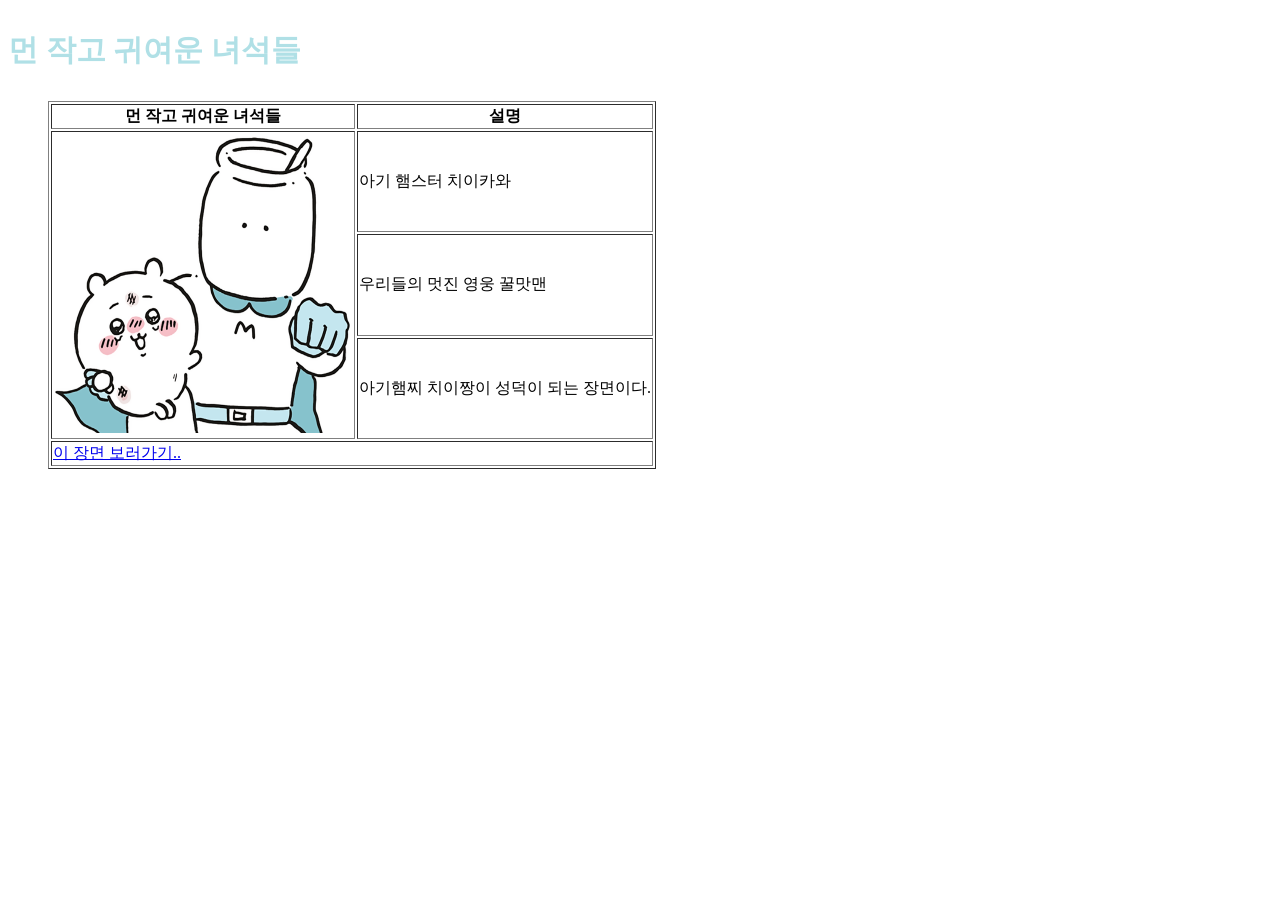
<file: index.html>
<!DOCTYPE html>
<html>

 <head>
    <style>
        h3{color:powderblue; font-size: 30px; font-weight: bold;}
        
    </style>
 </head>
    <body>
        <h3>먼 작고 귀여운 녀석들</h3>
        <figure>
            <table border="1">
                <tr>
                    <th>먼 작고 귀여운 녀석들</th>
                    <th>설명</th>
                </tr>
                
                <tr>
                    <td rowspan="3"><img src="치이카와와 꿀맛맨.png" width="300" height=" 300" alt="치이카와와 꿀맛맨"></td>
                    <td>아기 햄스터 치이카와</td>
                </tr>
                    
                <tr>
                    <td>우리들의 멋진 영웅 꿀맛맨</td>
                </tr>

                <tr>
                    <td>아기햄찌 치이짱이 성덕이 되는 장면이다.</td>
                </tr>

                <tr>
                    <td colspan="2"><figcaption><a href="https://www.youtube.com/watch?v=fqLZjm7Uf9s">이 장면 보러가기..</a></figcaption></td>
                </tr>
            </table>

        </figure>
    </body>
</html>
</file>
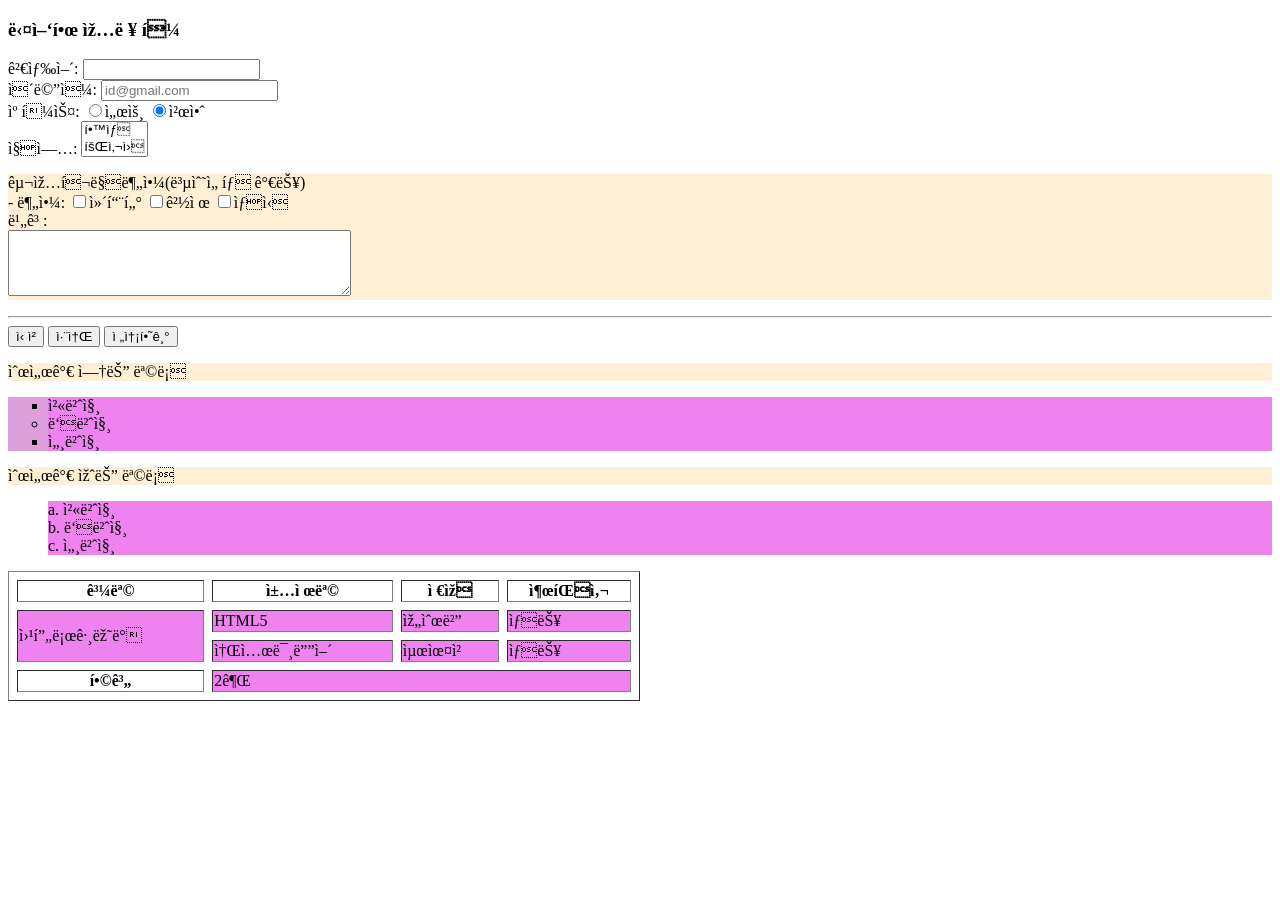
<file: doc04.html>
<!DOCTYPE html>
<html>
    <h3>다양한 입력 폼</h3>

   <form method="get" action="https://lib.smu.ac.kr/search/">

      검색어: <input type="text" name="q"/> <br>
      이메일: <input type="email" name="email" placeholder="id@gmail.com"/> <br>
      <!-- 전화번호 입력: <input type="tel" placeholder="00*-000*-0000" pattern="[0-9]{2-3}"/> <br> -->
      캠퍼스: <input type="radio" name="campuscode" value="00"/>서울
               <input type="radio" name="campuscode" value="01" checked/>천안<br>
 
                     직업: <select name="job"  size="2">

                  <option>학생</option> <option>회사원</option>

                  <option>공무원</option> <option>기타</option>
                
               
            </select>

   <p> 구입희망분야(복수선택 가능)<br>

    - 분야: <input type="checkbox" name="books" value="computer"/>컴퓨터

               <input type="checkbox" name="books" value="economy"/>경제

               <input type="checkbox" name="books" value="common"/>상식<br>

      비고: <br>

              <textarea name="comments" rows="4" cols="40"/></textarea>

    </p> <hr>

           <input type="submit" value="신청"/>

           <input type="reset" value="취소"/>

            <input type="button" value="전송하기"/> &nbsp;
   </form>
    <head>
        <meta charset=""UTF-8">
        <style type="text/css">
            ol li {list-style-type: lower-alpha;}
            ol {list-style-position: inside;}
            ul {list-style-position: outside;}
            li.kor {list-style-type: circle;}
            li.usa {list-style-type: square;}
            /* li.usa {list-style-image: url(.gif);} 머릿말에 쓰는 거니까 간단한 이미지를 띄울 수 있는 gif를 쓰는 게 좋음*/
            #book {width:50%; min-width: 600px; border-spacing: 8px;
            transform: rotate(90);}
            p {background-color: papayawhip;} 
            p :hover {background-color: palegreen; transition: background-color 5s;}
            ul {background-color: plum;}
            li {background-color: violet;}
            td {background-color: violet;}
        </style>
    </head>    
        <body>
            <p>순서가 없는 목록</p>
            <ul>
                <li class="usa">첫번째</li>
                <li class="kor">두번째</li>
                <li class="usa">세번째</li>
            </ul>
            <p>순서가 있는 목록</p>
            <ol>
                <li>첫번째</li>
                <li>두번째</li>
                <li>세번째</li>
            </ol>
            
            <table border="1" id="book">
                <tfoot>
                <tr>
                    <th>합계</th>
                    <td colspan="3">2권</td>
                </tr>
                </tfoot>

                <thead>
                    <tr>
                        <th>과목</th>
                        <th>책제목</th>
                        <th>저자</th>
                        <th>출판사</th>
                    </tr>
                </thead>
    
                <tbody>
                    <tr>
                        <td rowspan="2">웹프로그래밍</td>
                        <td>HTML5</td>
                        <td>임순범</td>
                        <td>생능</td>
                    </tr>

                    <tr>
                        <td>소셜미디어</td>
                        <td>최윤철</td>
                        <td>생능</td>
                    </tr>
                </tbody>
            </table>
        </body>


</html>
</file>
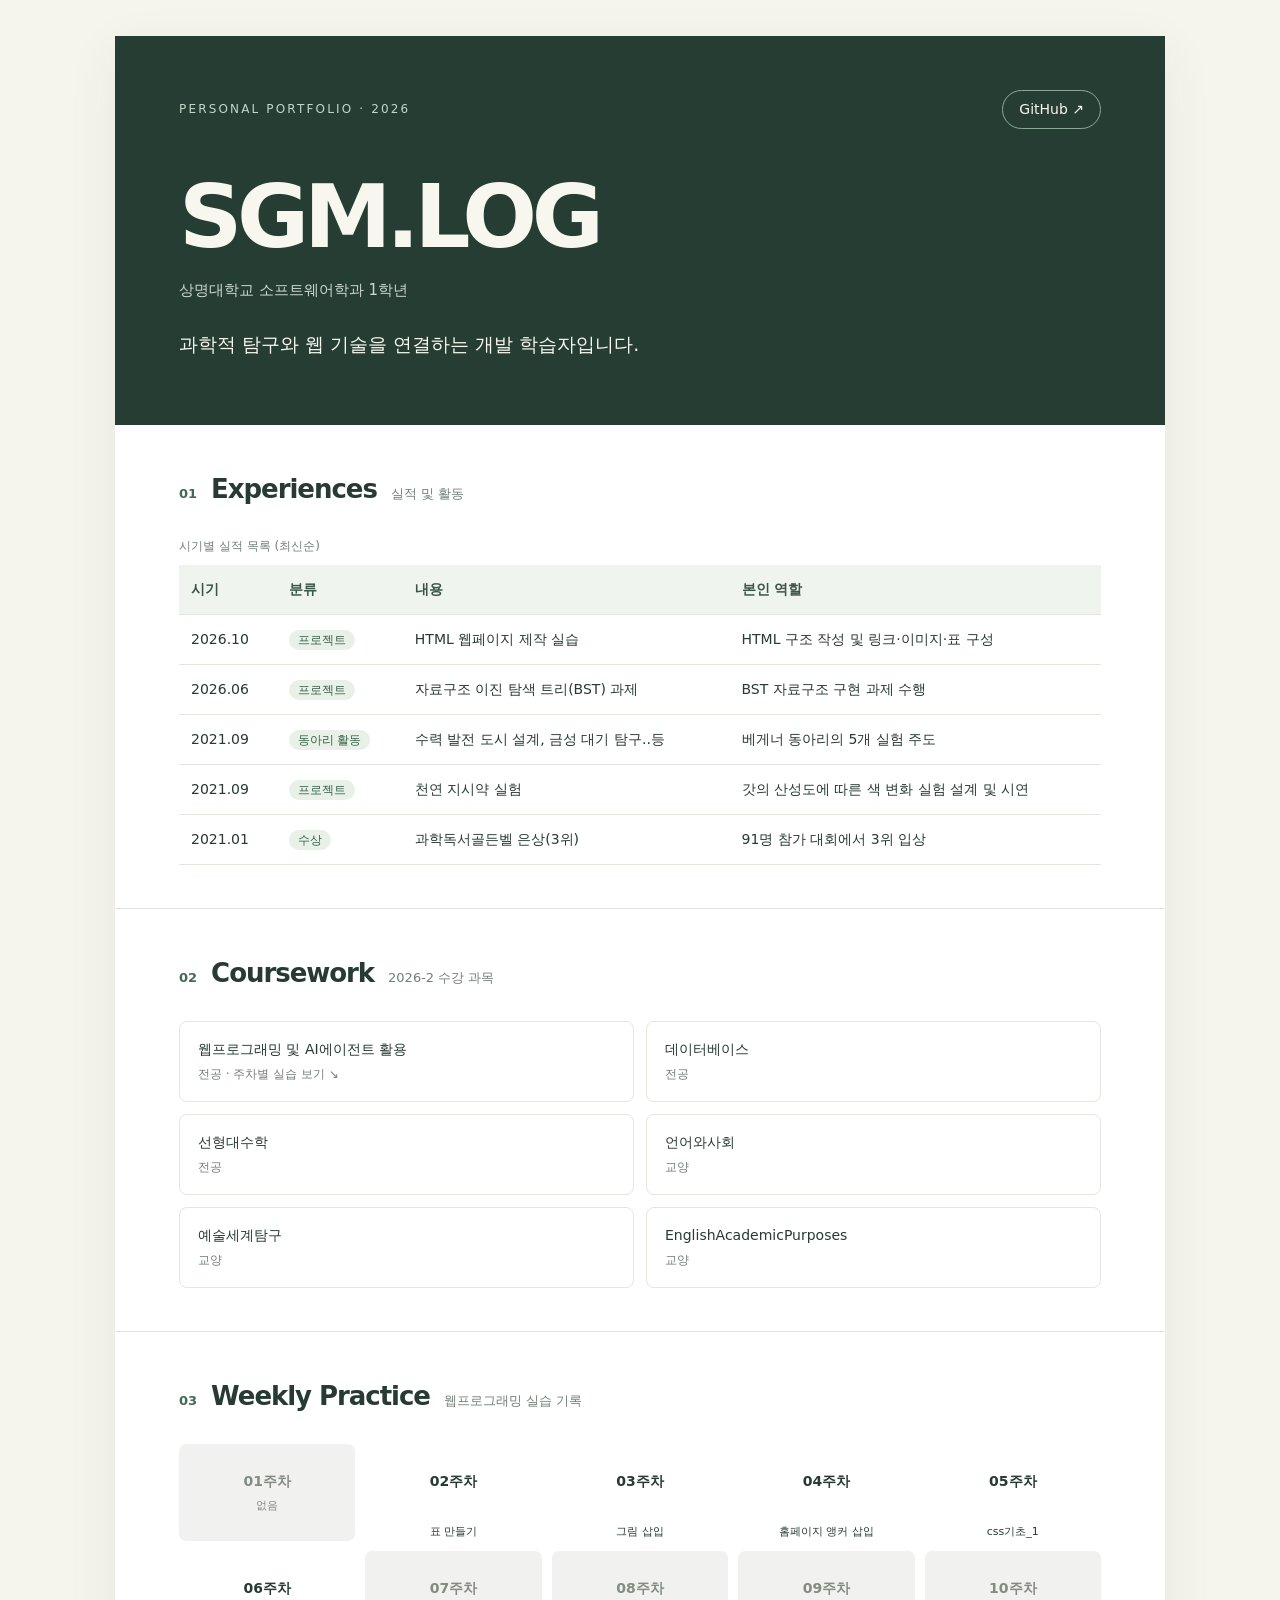
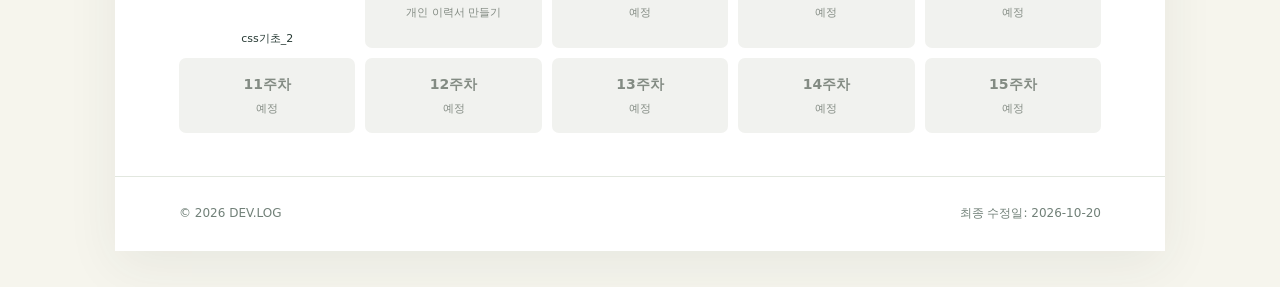
<file: resume_project_privacy_safe/resume.html>
<!DOCTYPE html>
<html lang="ko">
<head>
  <meta charset="UTF-8">
  <meta name="viewport" content="width=device-width, initial-scale=1.0">
  <meta name="description" content="웹 개발과 과학 탐구 경험을 정리한 개인 이력서">
  <title>SGM.LOG | 개인 이력서</title>
  <link rel="stylesheet" href="style.css">
</head>
<body>
  <div class="page">
    <header class="hero">
      <div class="hero-top"><span class="eyebrow">PERSONAL PORTFOLIO · 2026</span><a class="github" href="https://github.com/shingimoon11-glitch" target="_blank" rel="noopener noreferrer">GitHub ↗</a></div>
      <h1>SGM.LOG</h1>
      <p class="affiliation">상명대학교 소프트웨어학과 1학년</p>
      <p class="intro">과학적 탐구와 웹 기술을 연결하는 개발 학습자입니다.</p>
    </header>
    <main>
      <section class="panel" id="experience" aria-labelledby="experience-heading">
        <div class="section-heading"><span class="section-number">01</span><h2 id="experience-heading">Experiences</h2><span class="subtitle">실적 및 활동</span></div>
        <div class="table-wrap"><table>
          <caption>시기별 실적 목록 (최신순)</caption>
          <thead><tr><th scope="col">시기</th><th scope="col">분류</th><th scope="col">내용</th><th scope="col">본인 역할</th></tr></thead>
          <tbody>
            <tr><td>2026.10</td><td><span class="tag">프로젝트</span></td><td>HTML 웹페이지 제작 실습</td><td>HTML 구조 작성 및 링크·이미지·표 구성</td></tr>
            <tr><td>2026.06</td><td><span class="tag">프로젝트</span></td><td>자료구조 이진 탐색 트리(BST) 과제</td><td>BST 자료구조 구현 과제 수행</td></tr>
            <tr><td>2021.09</td><td><span class="tag">동아리 활동</span></td><td>수력 발전 도시 설계, 금성 대기 탐구..등</td><td>베게너 동아리의 5개 실험 주도</td></tr>
            <tr><td>2021.09</td><td><span class="tag">프로젝트</span></td><td>천연 지시약 실험</td><td>갓의 산성도에 따른 색 변화 실험 설계 및 시연</td></tr>
            <tr><td>2021.01</td><td><span class="tag">수상</span></td><td>과학독서골든벨 은상(3위)</td><td>91명 참가 대회에서 3위 입상</td></tr>
          </tbody>
        </table></div>
      </section>
      <section class="panel" id="coursework" aria-labelledby="coursework-heading">
        <div class="section-heading"><span class="section-number">02</span><h2 id="coursework-heading">Coursework</h2><span class="subtitle">2026-2 수강 과목</span></div>
        <ul class="courses">
          <li><a href="#weekly">웹프로그래밍 및 AI에이전트 활용 <span class="course-type">전공 · 주차별 실습 보기 ↘</span></a></li>
          <li>데이터베이스 <span class="course-type">전공</span></li>
          <li>선형대수학 <span class="course-type">전공</span></li>
          <li>언어와사회<span class="course-type">교양</span></li>
          <li>예술세계탐구<span class="course-type">교양</span></li>
          <li>EnglishAcademicPurposes<span class="course-type">교양</span></li>
        </ul>
      </section>
      <section class="panel" id="weekly" aria-labelledby="weekly-heading">
        <div class="section-heading"><span class="section-number">03</span><h2 id="weekly-heading">Weekly Practice</h2><span class="subtitle">웹프로그래밍 실습 기록</span></div>
        <ol class="weeks">
          <li class="week planned"><span>01주차</span><small>없음</small></li>
          <li class="week completed"><a href="weeks/index.html">02주차</a><small>표 만들기</small></li>
          <li class="week completed"><a href="weeks/index.html">03주차</a><small>그림 삽입</small></li>
          <li class="week completed"><a href="weeks/연구비로%20개인용%20양주%20등%201억%203천만%20원%20어치%20구매…표준연%20연구원들%20감사%20적발.html">04주차</a><small>홈페이지 앵커 삽입</small></li>
          <li class="week completed"><a href="weeks/doc04.html">05주차</a><small>css기초_1</small></li>
          <li class="week completed"><a href="weeks/doc04.html">06주차</a><small>css기초_2</small></li>
          <li class="week planned"><span>07주차</span><small>개인 이력서 만들기</small></li>
          <li class="week planned"><span>08주차</span><small>예정</small></li>
          <li class="week planned"><span>09주차</span><small>예정</small></li>
          <li class="week planned"><span>10주차</span><small>예정</small></li>
          <li class="week planned"><span>11주차</span><small>예정</small></li>
          <li class="week planned"><span>12주차</span><small>예정</small></li>
          <li class="week planned"><span>13주차</span><small>예정</small></li>
          <li class="week planned"><span>14주차</span><small>예정</small></li>
          <li class="week planned"><span>15주차</span><small>예정</small></li>
        </ol>
      </section>
    </main>
    <footer><span>© 2026 DEV.LOG</span><span>최종 수정일: 2026-10-20</span></footer>
  </div>
</body>
</html>
</file>
<file: resume_project_privacy_safe/style.css>
@charset "UTF-8";
:root{color-scheme:light;--ink:#273a34;--muted:#718078;--accent:#446a57;--cream:#f6f5ed;--line:#e2e7df;--paper:#fff}
*{box-sizing:border-box}html{scroll-behavior:smooth}body{margin:0;background:var(--cream);color:var(--ink);font-family:system-ui,-apple-system,"Noto Sans KR",sans-serif;line-height:1.65}a{color:inherit}a:focus-visible{outline:3px solid #8bb59e;outline-offset:3px}.page{max-width:1050px;margin:36px auto;background:var(--paper);box-shadow:0 14px 50px #253b3212}.hero{background:#263d34;color:#f8f7ef;padding:54px 64px 65px}.hero-top{display:flex;align-items:center;justify-content:space-between;gap:20px}.eyebrow{font-size:12px;letter-spacing:.18em;color:#c2d6c9}.github{text-decoration:none;border:1px solid #8ba899;padding:7px 16px;border-radius:50px;font-size:14px}.github:hover{background:#496858}.hero h1{font-size:clamp(46px,8vw,88px);line-height:1.1;letter-spacing:-.06em;margin:40px 0 12px;font-weight:750}.affiliation{margin:0;color:#cbd8d0;font-size:15px}.intro{font-size:19px;margin:26px 0 0}.panel{padding:43px 64px;border-bottom:1px solid var(--line)}.section-heading{display:flex;align-items:baseline;gap:14px;margin-bottom:26px;flex-wrap:wrap}.section-heading h2{font-size:26px;letter-spacing:-.04em;margin:0}.section-number{font-size:13px;color:var(--accent);font-weight:700}.subtitle{font-size:13px;color:var(--muted)}.table-wrap{overflow-x:auto}table{width:100%;border-collapse:collapse;font-size:14px;min-width:620px}caption{text-align:left;font-size:12px;color:var(--muted);margin-bottom:8px}th{text-align:left;background:#f0f4ee;color:#3a5547;font-weight:650}td,th{padding:13px 12px;border-bottom:1px solid var(--line);vertical-align:top}td:first-child{white-space:nowrap}.tag{background:#e8f0e8;color:#37634b;padding:3px 9px;border-radius:20px;font-size:12px;white-space:nowrap}.note{font-size:13px;color:#6a776e;background:#f6f8f4;padding:12px 16px;border-left:3px solid #b2c9b8;margin-top:20px}.courses{list-style:none;padding:0;margin:0;display:grid;grid-template-columns:repeat(2,minmax(0,1fr));gap:12px}.courses li{border:1px solid var(--line);border-radius:8px;padding:16px 18px;font-size:14px}.courses a{text-decoration:none;display:block}.courses a:hover{color:var(--accent)}.course-type{display:block;color:var(--muted);font-size:12px;margin-top:4px}.weeks{padding:0;margin:0;list-style:none;display:grid;grid-template-columns:repeat(5,minmax(0,1fr));gap:10px}.week{display:flex;flex-direction:column;align-items:center;justify-content:center;min-height:75px;border-radius:7px;font-weight:650;font-size:14px}.week small{font-size:11px;font-weight:400;margin-top:4px}.week.planned{background:#f1f2ef;color:#838b83}.week.done{background:#e2efe4;color:#2e6343}.week a{width:100%;height:100%;min-height:75px;display:flex;flex-direction:column;justify-content:center;align-items:center;text-decoration:none;border-radius:7px}.week a:hover{background:#d0e4d3}footer{display:flex;justify-content:space-between;gap:12px;padding:27px 64px;color:var(--muted);font-size:12px}@media(max-width:720px){.page{margin:0}.hero{padding:34px 24px 44px}.hero h1{margin-top:38px}.panel{padding:32px 24px}.courses{grid-template-columns:1fr}.weeks{grid-template-columns:repeat(3,minmax(0,1fr))}footer{padding:24px;flex-direction:column}.intro{font-size:16px}}@media(max-width:380px){.weeks{grid-template-columns:repeat(2,minmax(0,1fr))}.eyebrow{font-size:10px}}
</file>
